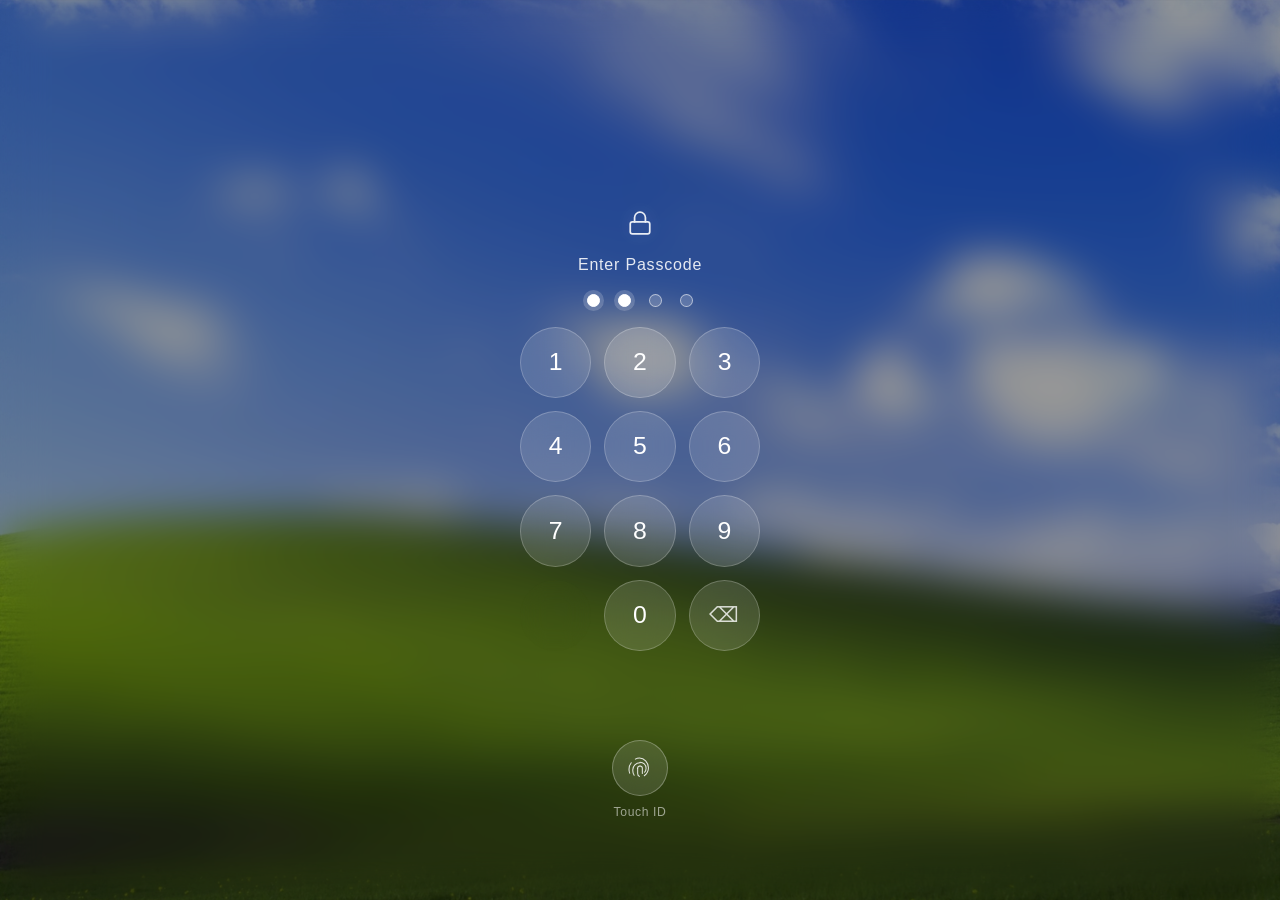
<file: index.html>
<!DOCTYPE html>
<html lang="en">
<head>
  <meta charset="UTF-8" />
  <meta name="viewport" content="width=device-width, initial-scale=1.0" />
  <title>Lock Screen</title>
  <link rel="preload" href="images/BG.JPG" as="image" />
  <link rel="stylesheet" href="styles.css" />
</head>
<body>

  <!-- Passcode card -->
  <main class="lock-screen">
    <div class="lock-card">
      <div class="lock-icon">
        <svg viewBox="0 0 24 24" fill="none" stroke="currentColor" stroke-width="1.6" stroke-linecap="round" stroke-linejoin="round">
          <rect x="3" y="11" width="18" height="11" rx="2"/>
          <path d="M7 11V7a5 5 0 0 1 10 0v4"/>
        </svg>
      </div>
      <div class="lock-title">Enter Passcode</div>
      <div class="passcode-dots" id="passcodeDots">
        <div class="dot"></div>
        <div class="dot"></div>
        <div class="dot"></div>
        <div class="dot"></div>
      </div>
      <div class="keypad" id="keypad">
        <button class="key">1</button>
        <button class="key">2</button>
        <button class="key">3</button>
        <button class="key">4</button>
        <button class="key">5</button>
        <button class="key">6</button>
        <button class="key">7</button>
        <button class="key">8</button>
        <button class="key">9</button>
        <div class="key empty"></div>
        <button class="key">0</button>
        <button class="key action" id="eraseKey">⌫</button>
      </div>
      <div class="status" id="statusText"></div>
    </div>
  </main>

  <!-- Touch ID -->
  <div class="touch-id-wrap">
    <button class="touch-id-btn" id="touchIdBtn" title="Use Touch ID">
      <svg viewBox="0 0 64 64" fill="none" stroke="currentColor" stroke-width="2.2" stroke-linecap="round">
        <path d="M22 13c2.6-1.6 5.7-2.5 9-2.5C40.6 10.5 50 19.9 50 31.5c0 7-3.5 13.2-8.8 17"/>
        <path d="M10 43C9 40.4 8.5 37.5 8.5 34.5c0-5.2 1.8-10 4.8-13.8"/>
        <path d="M32 19.5c7.2 0 13 5.8 13 13 0 3.3-1.2 6.3-3.2 8.6"/>
        <path d="M19.5 47.5C17.5 44.5 16.5 40.8 16.5 36.5c0-8.6 6.9-15.5 15.5-15.5"/>
        <path d="M32 27.5c2.8 0 5 2.2 5 5v11"/>
        <path d="M27 32.5c0-2.8 2.2-5 5-5"/>
        <path d="M27 32.5v11c0 2.8 1.6 5.2 4 6.4"/>
      </svg>
    </button>
    <span class="touch-id-label">Touch ID</span>
  </div>

  <script src="script.js"></script>
  <script>
    // ── Touch ID → auto-enter ──
    document.getElementById('touchIdBtn').addEventListener('click', () => {
      document.getElementById('touchIdBtn').classList.add('scanning');
      setTimeout(() => {
        document.getElementById('touchIdBtn').classList.remove('scanning');
        autoEnterCode();
      }, 600);
    });

    // ── Shake dots on wrong passcode ──
    const observer = new MutationObserver(() => {
      const st = document.getElementById('statusText');
      if (st.classList.contains('error') && st.textContent) {
        const dots = document.getElementById('passcodeDots');
        dots.classList.remove('shake');
        void dots.offsetWidth; // reflow to restart animation
        dots.classList.add('shake');
      }
    });
    observer.observe(document.getElementById('statusText'), { attributes: true, characterData: true, childList: true, subtree: true });
  </script>
</body>
</html>
</file>
<file: styles.css>
* { box-sizing: border-box; margin: 0; padding: 0; }

html, body {
  width: 100%;
  height: 100%;
  overflow: hidden;
  font-family: -apple-system, BlinkMacSystemFont, "SF Pro Display", "Segoe UI", sans-serif;
  color: #fff;
}

body {
  position: relative;
  display: flex;
  flex-direction: column;
  align-items: center;
  justify-content: center;
  background: url('images/BG.JPG') center / cover no-repeat fixed;
}

body::before {
  content: '';
  position: fixed;
  inset: 0;
  background: rgba(0, 0, 0, 0.38);
  backdrop-filter: blur(22px);
  -webkit-backdrop-filter: blur(22px);
  z-index: 0;
}

/* ── Lock screen ── */
.lock-screen {
  position: relative;
  z-index: 1;
  display: flex;
  align-items: center;
  justify-content: center;
  width: 100%;
}

.lock-card {
  display: grid;
  gap: 20px;
  align-items: center;
  width: min(240px, 72vw);
}

/* ── Lock icon ── */
.lock-icon {
  display: flex;
  justify-content: center;
}
.lock-icon svg {
  width: 26px;
  height: 26px;
  opacity: 0.9;
  filter: drop-shadow(0 0 10px rgba(255,255,255,0.25));
}

/* ── Title ── */
.lock-title {
  text-align: center;
  font-size: 1rem;
  font-weight: 400;
  letter-spacing: 0.05em;
  color: rgba(255,255,255,0.88);
}

/* ── Passcode dots ── */
.passcode-dots {
  display: flex;
  justify-content: center;
  gap: 18px;
}

.dot {
  width: 13px;
  height: 13px;
  border-radius: 50%;
  background: rgba(255,255,255,0.18);
  border: 1.5px solid rgba(255,255,255,0.55);
  transition: background 0.15s ease, box-shadow 0.15s ease;
}

.dot.filled {
  background: #ffffff;
  border-color: #ffffff;
  box-shadow: 0 0 0 4px rgba(255,255,255,0.18);
}

@keyframes shake {
  0%,100% { transform: translateX(0); }
  12%      { transform: translateX(-9px); }
  28%      { transform: translateX(9px); }
  44%      { transform: translateX(-6px); }
  60%      { transform: translateX(6px); }
  76%      { transform: translateX(-3px); }
  92%      { transform: translateX(3px); }
}
.passcode-dots.shake {
  animation: shake 0.52s ease;
}

/* ── Keypad ── */
.keypad {
  display: grid;
  grid-template-columns: repeat(3, 1fr);
  gap: 13px;
}

.key {
  aspect-ratio: 1;
  border-radius: 50%;
  border: 1px solid rgba(255,255,255,0.22);
  background: rgba(255,255,255,0.13);
  backdrop-filter: blur(12px);
  -webkit-backdrop-filter: blur(12px);
  color: #fff;
  font-size: 1.55rem;
  font-weight: 300;
  cursor: pointer;
  transition: background 0.12s ease, transform 0.1s ease, border-color 0.12s ease;
  line-height: 1;
  display: flex;
  align-items: center;
  justify-content: center;
}

.key:hover {
  background: rgba(255,255,255,0.22);
  border-color: rgba(255,255,255,0.32);
  transform: scale(1.06);
}

.key.active {
  background: rgba(255,255,255,0.38);
  border-color: rgba(255,255,255,0.45);
  transform: scale(0.94);
}

.key.action {
  font-size: 1.3rem;
  color: rgba(255,255,255,0.8);
}

.key.empty {
  background: transparent;
  border: none;
  cursor: default;
  pointer-events: none;
}

/* ── Status ── */
.status {
  text-align: center;
  font-size: 0.88rem;
  color: rgba(255,255,255,0.65);
  min-height: 1.2rem;
  letter-spacing: 0.02em;
}

.status.error {
  color: #ff8f8f;
}

/* ── Touch ID ── */
.touch-id-wrap {
  position: fixed;
  bottom: 9vh;
  left: 50%;
  transform: translateX(-50%);
  z-index: 1;
  display: flex;
  flex-direction: column;
  align-items: center;
  gap: 9px;
}

.touch-id-btn {
  width: 56px;
  height: 56px;
  border-radius: 50%;
  background: rgba(255,255,255,0.12);
  border: 1.5px solid rgba(255,255,255,0.28);
  backdrop-filter: blur(14px);
  -webkit-backdrop-filter: blur(14px);
  display: flex;
  align-items: center;
  justify-content: center;
  cursor: pointer;
  transition: background 0.18s ease, transform 0.15s ease, box-shadow 0.18s ease;
}

.touch-id-btn:hover {
  background: rgba(255,255,255,0.22);
  transform: scale(1.08);
}

.touch-id-btn.scanning {
  box-shadow: 0 0 0 6px rgba(255,255,255,0.15), 0 0 0 12px rgba(255,255,255,0.07);
  background: rgba(255,255,255,0.28);
  animation: pulse 0.6s ease;
}

@keyframes pulse {
  0%   { box-shadow: 0 0 0 0 rgba(255,255,255,0.35); }
  100% { box-shadow: 0 0 0 18px rgba(255,255,255,0); }
}

.touch-id-btn svg {
  width: 30px;
  height: 30px;
  color: rgba(255,255,255,0.85);
}

.touch-id-label {
  font-size: 0.76rem;
  color: rgba(255,255,255,0.55);
  letter-spacing: 0.05em;
}

/* ── Responsive ── */
@media (max-height: 620px) {
  .touch-id-wrap { bottom: 4vh; }
  .lock-card { gap: 14px; }
}

@media (max-width: 360px) {
  .lock-card { width: 82vw; }
  .key { font-size: 1.3rem; }
}
</file>
